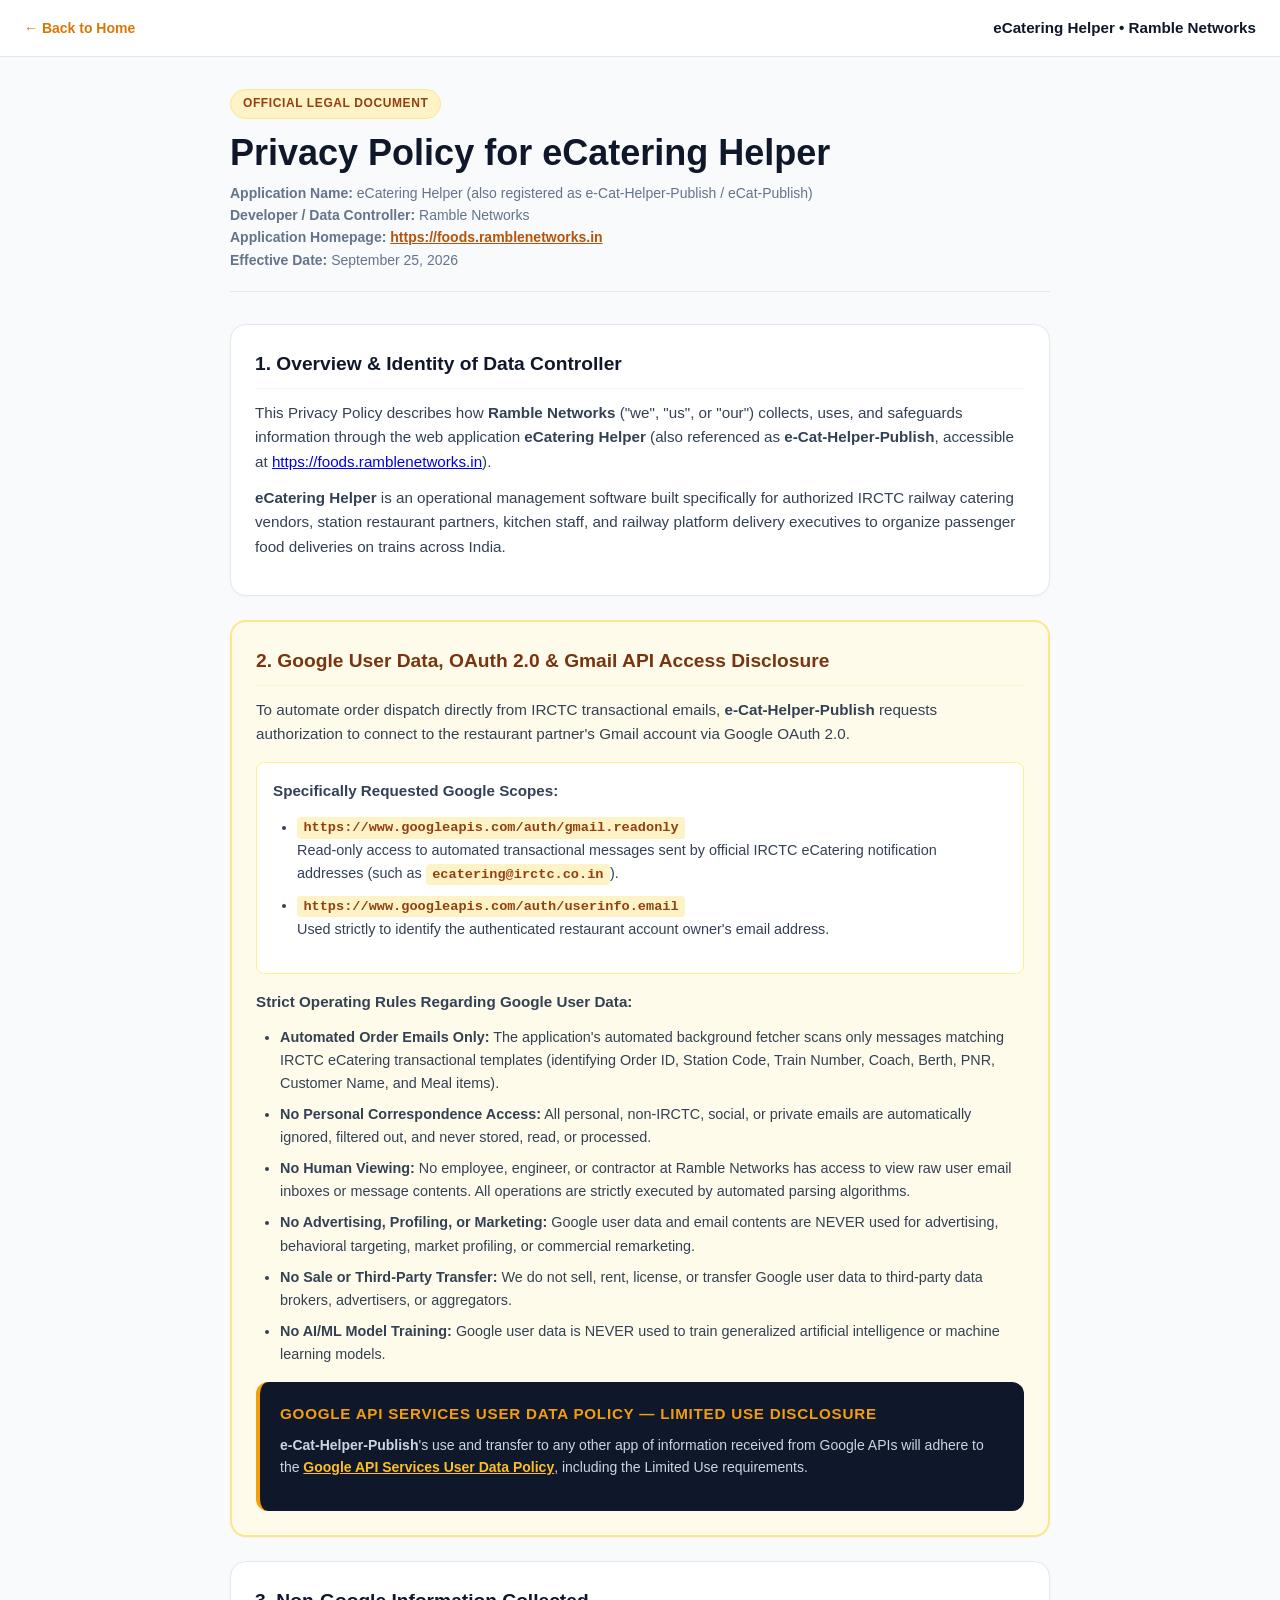
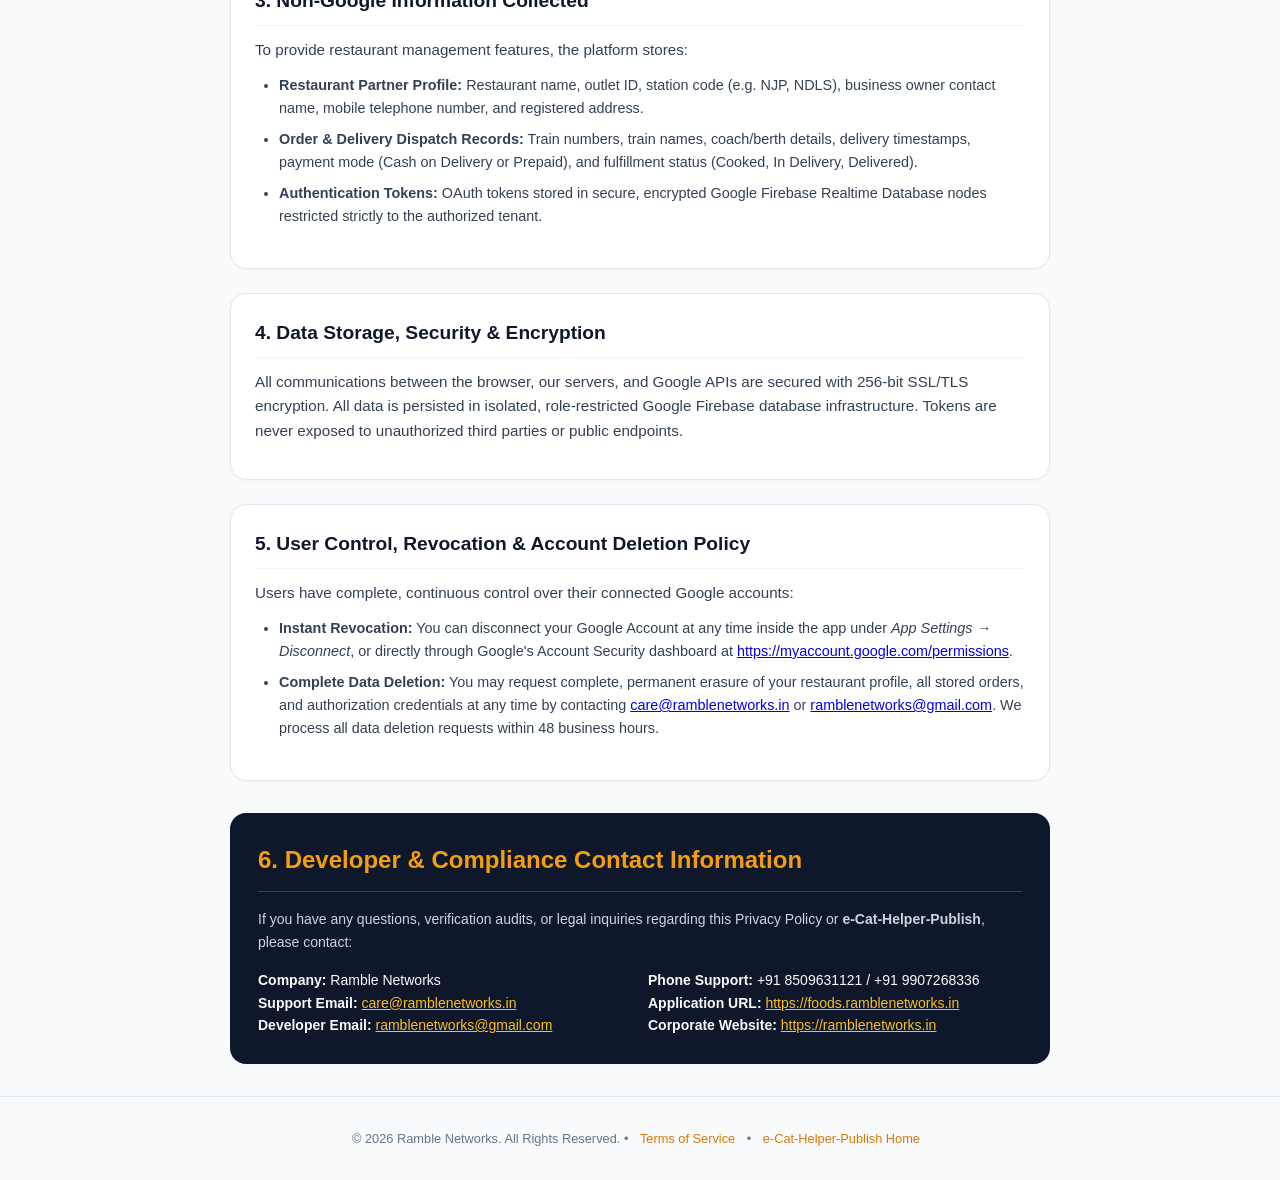
<file: privacy/index.html>
<!DOCTYPE html>
<html lang="en">
<head>
  <meta charset="UTF-8">
  <meta name="viewport" content="width=device-width, initial-scale=1.0">
  <title>Privacy Policy - eCatering Helper | Ramble Networks</title>
  <meta name="description" content="Official Privacy Policy for eCatering Helper (also registered as e-Cat-Helper-Publish / eCat-Publish) operated by Ramble Networks. Details Google OAuth 2.0 Gmail read-only scope usage, data protection, and Limited Use policy compliance.">
  <link rel="icon" type="image/svg+xml" href="/icon.svg" />
  <style>
    :root {
      --primary: #d97706;
      --primary-dark: #b45309;
      --bg: #f8fafc;
      --card-bg: #ffffff;
      --text: #1e293b;
      --text-muted: #64748b;
      --border: #e2e8f0;
      --highlight: #fef3c7;
      --highlight-border: #fcd34d;
    }
    * { box-sizing: border-box; margin: 0; padding: 0; }
    body {
      font-family: -apple-system, BlinkMacSystemFont, "Segoe UI", Roboto, Helvetica, Arial, sans-serif;
      background-color: var(--bg);
      color: var(--text);
      line-height: 1.6;
      padding: 0;
    }
    header {
      background: #ffffff;
      border-bottom: 1px solid var(--border);
      padding: 1rem 1.5rem;
      display: flex;
      justify-content: space-between;
      align-items: center;
      position: sticky;
      top: 0;
      z-index: 10;
    }
    header a {
      color: var(--primary);
      text-decoration: none;
      font-weight: 700;
      font-size: 0.875rem;
    }
    header .brand {
      font-weight: 900;
      font-size: 0.95rem;
      color: #0f172a;
    }
    main {
      max-width: 860px;
      margin: 2rem auto;
      padding: 0 1.25rem;
    }
    .badge {
      display: inline-block;
      background: #fef3c7;
      color: #92400e;
      font-weight: 800;
      font-size: 0.75rem;
      padding: 0.25rem 0.75rem;
      border-radius: 9999px;
      text-transform: uppercase;
      letter-spacing: 0.05em;
      margin-bottom: 0.75rem;
      border: 1px solid #fde68a;
    }
    h1 {
      font-size: 2.25rem;
      font-weight: 900;
      color: #0f172a;
      line-height: 1.2;
      margin-bottom: 0.5rem;
    }
    .meta {
      font-size: 0.875rem;
      color: var(--text-muted);
      margin-bottom: 2rem;
      border-bottom: 1px solid var(--border);
      padding-bottom: 1.25rem;
    }
    .section {
      background: var(--card-bg);
      border: 1px solid var(--border);
      border-radius: 1rem;
      padding: 1.5rem;
      margin-bottom: 1.5rem;
      box-shadow: 0 1px 3px rgba(0,0,0,0.03);
    }
    .section h2 {
      font-size: 1.2rem;
      font-weight: 800;
      color: #0f172a;
      margin-bottom: 0.75rem;
      border-bottom: 1px solid #f1f5f9;
      padding-bottom: 0.5rem;
    }
    .section p {
      margin-bottom: 0.75rem;
      font-size: 0.95rem;
      color: #334155;
    }
    .google-card {
      background: #fffbeb;
      border: 2px solid #fde68a;
    }
    .google-card h2 {
      color: #78350f;
      border-bottom-color: #fef3c7;
    }
    .scope-box {
      background: #ffffff;
      border: 1px solid #fef08a;
      border-radius: 0.5rem;
      padding: 1rem;
      margin: 1rem 0;
    }
    .scope-box code {
      background: #fef3c7;
      color: #92400e;
      padding: 0.2rem 0.4rem;
      border-radius: 0.25rem;
      font-size: 0.85rem;
      font-family: monospace;
      font-weight: 700;
    }
    ul {
      margin-left: 1.5rem;
      margin-bottom: 1rem;
    }
    li {
      margin-bottom: 0.5rem;
      font-size: 0.9rem;
      color: #334155;
    }
    .limited-use {
      background: #0f172a;
      color: #f8fafc;
      border-radius: 0.75rem;
      padding: 1.25rem;
      margin-top: 1rem;
      border-left: 4px solid #f59e0b;
    }
    .limited-use h3 {
      color: #f59e0b;
      font-size: 0.95rem;
      font-weight: 800;
      margin-bottom: 0.5rem;
      text-transform: uppercase;
      letter-spacing: 0.05em;
    }
    .limited-use p {
      color: #cbd5e1;
      font-size: 0.875rem;
    }
    .limited-use a {
      color: #fbbf24;
      text-decoration: underline;
      font-weight: 700;
    }
    .contact-box {
      background: #0f172a;
      color: #f8fafc;
      border-radius: 1rem;
      padding: 1.75rem;
      margin-top: 2rem;
    }
    .contact-box h2 {
      color: #f59e0b;
      border-bottom: 1px solid #334155;
      padding-bottom: 0.75rem;
      margin-bottom: 1rem;
    }
    .contact-grid {
      display: grid;
      grid-template-columns: repeat(auto-fit, minmax(280px, 1fr));
      gap: 1rem;
      font-size: 0.875rem;
    }
    .contact-grid a {
      color: #fbbf24;
      text-decoration: underline;
    }
    footer {
      text-align: center;
      padding: 2rem 1rem;
      font-size: 0.8rem;
      color: var(--text-muted);
      border-top: 1px solid var(--border);
    }
    footer a {
      color: var(--primary);
      text-decoration: none;
      margin: 0 0.5rem;
    }
  </style>
</head>
<body>

  <header>
    <a href="/">← Back to Home</a>
    <div class="brand">eCatering Helper • Ramble Networks</div>
  </header>

  <main>
    <div class="badge">Official Legal Document</div>
    <h1>Privacy Policy for eCatering Helper</h1>
    <div class="meta">
      <strong>Application Name:</strong> eCatering Helper (also registered as e-Cat-Helper-Publish / eCat-Publish)<br>
      <strong>Developer / Data Controller:</strong> Ramble Networks<br>
      <strong>Application Homepage:</strong> <a href="https://foods.ramblenetworks.in" style="color:#b45309; font-weight:700;">https://foods.ramblenetworks.in</a><br>
      <strong>Effective Date:</strong> September 25, 2026
    </div>

    <!-- Section 1 -->
    <div class="section">
      <h2>1. Overview & Identity of Data Controller</h2>
      <p>
        This Privacy Policy describes how <strong>Ramble Networks</strong> ("we", "us", or "our") collects, uses, and safeguards information through the web application <strong>eCatering Helper</strong> (also referenced as <strong>e-Cat-Helper-Publish</strong>, accessible at <a href="https://foods.ramblenetworks.in">https://foods.ramblenetworks.in</a>).
      </p>
      <p>
        <strong>eCatering Helper</strong> is an operational management software built specifically for authorized IRCTC railway catering vendors, station restaurant partners, kitchen staff, and railway platform delivery executives to organize passenger food deliveries on trains across India.
      </p>
    </div>

    <!-- Section 2: Google OAuth & Gmail API (Mandatory for Google Verification) -->
    <div class="section google-card">
      <h2>2. Google User Data, OAuth 2.0 & Gmail API Access Disclosure</h2>
      <p>
        To automate order dispatch directly from IRCTC transactional emails, <strong>e-Cat-Helper-Publish</strong> requests authorization to connect to the restaurant partner's Gmail account via Google OAuth 2.0.
      </p>

      <div class="scope-box">
        <p><strong>Specifically Requested Google Scopes:</strong></p>
        <ul>
          <li>
            <code>https://www.googleapis.com/auth/gmail.readonly</code><br>
            Read-only access to automated transactional messages sent by official IRCTC eCatering notification addresses (such as <code>ecatering@irctc.co.in</code>).
          </li>
          <li>
            <code>https://www.googleapis.com/auth/userinfo.email</code><br>
            Used strictly to identify the authenticated restaurant account owner's email address.
          </li>
        </ul>
      </div>

      <p><strong>Strict Operating Rules Regarding Google User Data:</strong></p>
      <ul>
        <li><strong>Automated Order Emails Only:</strong> The application's automated background fetcher scans only messages matching IRCTC eCatering transactional templates (identifying Order ID, Station Code, Train Number, Coach, Berth, PNR, Customer Name, and Meal items).</li>
        <li><strong>No Personal Correspondence Access:</strong> All personal, non-IRCTC, social, or private emails are automatically ignored, filtered out, and never stored, read, or processed.</li>
        <li><strong>No Human Viewing:</strong> No employee, engineer, or contractor at Ramble Networks has access to view raw user email inboxes or message contents. All operations are strictly executed by automated parsing algorithms.</li>
        <li><strong>No Advertising, Profiling, or Marketing:</strong> Google user data and email contents are NEVER used for advertising, behavioral targeting, market profiling, or commercial remarketing.</li>
        <li><strong>No Sale or Third-Party Transfer:</strong> We do not sell, rent, license, or transfer Google user data to third-party data brokers, advertisers, or aggregators.</li>
        <li><strong>No AI/ML Model Training:</strong> Google user data is NEVER used to train generalized artificial intelligence or machine learning models.</li>
      </ul>

      <!-- Google Limited Use Callout -->
      <div class="limited-use">
        <h3>Google API Services User Data Policy — Limited Use Disclosure</h3>
        <p>
          <strong>e-Cat-Helper-Publish</strong>'s use and transfer to any other app of information received from Google APIs will adhere to the <a href="https://developers.google.com/terms/api-services-user-data-policy" target="_blank" rel="noopener">Google API Services User Data Policy</a>, including the Limited Use requirements.
        </p>
      </div>
    </div>

    <!-- Section 3 -->
    <div class="section">
      <h2>3. Non-Google Information Collected</h2>
      <p>To provide restaurant management features, the platform stores:</p>
      <ul>
        <li><strong>Restaurant Partner Profile:</strong> Restaurant name, outlet ID, station code (e.g. NJP, NDLS), business owner contact name, mobile telephone number, and registered address.</li>
        <li><strong>Order & Delivery Dispatch Records:</strong> Train numbers, train names, coach/berth details, delivery timestamps, payment mode (Cash on Delivery or Prepaid), and fulfillment status (Cooked, In Delivery, Delivered).</li>
        <li><strong>Authentication Tokens:</strong> OAuth tokens stored in secure, encrypted Google Firebase Realtime Database nodes restricted strictly to the authorized tenant.</li>
      </ul>
    </div>

    <!-- Section 4 -->
    <div class="section">
      <h2>4. Data Storage, Security & Encryption</h2>
      <p>
        All communications between the browser, our servers, and Google APIs are secured with 256-bit SSL/TLS encryption. All data is persisted in isolated, role-restricted Google Firebase database infrastructure. Tokens are never exposed to unauthorized third parties or public endpoints.
      </p>
    </div>

    <!-- Section 5 -->
    <div class="section">
      <h2>5. User Control, Revocation & Account Deletion Policy</h2>
      <p>
        Users have complete, continuous control over their connected Google accounts:
      </p>
      <ul>
        <li>
          <strong>Instant Revocation:</strong> You can disconnect your Google Account at any time inside the app under <em>App Settings → Disconnect</em>, or directly through Google's Account Security dashboard at <a href="https://myaccount.google.com/permissions" target="_blank" rel="noopener">https://myaccount.google.com/permissions</a>.
        </li>
        <li>
          <strong>Complete Data Deletion:</strong> You may request complete, permanent erasure of your restaurant profile, all stored orders, and authorization credentials at any time by contacting <a href="mailto:care@ramblenetworks.in">care@ramblenetworks.in</a> or <a href="mailto:ramblenetworks@gmail.com">ramblenetworks@gmail.com</a>. We process all data deletion requests within 48 business hours.
        </li>
      </ul>
    </div>

    <!-- Section 6: Contact Box -->
    <div class="contact-box">
      <h2>6. Developer & Compliance Contact Information</h2>
      <p style="color: #cbd5e1; font-size: 0.875rem; margin-bottom: 1rem;">
        If you have any questions, verification audits, or legal inquiries regarding this Privacy Policy or <strong>e-Cat-Helper-Publish</strong>, please contact:
      </p>
      <div class="contact-grid">
        <div>
          <p><strong>Company:</strong> Ramble Networks</p>
          <p><strong>Support Email:</strong> <a href="mailto:care@ramblenetworks.in">care@ramblenetworks.in</a></p>
          <p><strong>Developer Email:</strong> <a href="mailto:ramblenetworks@gmail.com">ramblenetworks@gmail.com</a></p>
        </div>
        <div>
          <p><strong>Phone Support:</strong> +91 8509631121 / +91 9907268336</p>
          <p><strong>Application URL:</strong> <a href="https://foods.ramblenetworks.in">https://foods.ramblenetworks.in</a></p>
          <p><strong>Corporate Website:</strong> <a href="https://ramblenetworks.in">https://ramblenetworks.in</a></p>
        </div>
      </div>
    </div>
  </main>

  <footer>
    <p>© 2026 Ramble Networks. All Rights Reserved. • <a href="/terms">Terms of Service</a> • <a href="/">e-Cat-Helper-Publish Home</a></p>
  </footer>

</body>
</html>
</file>
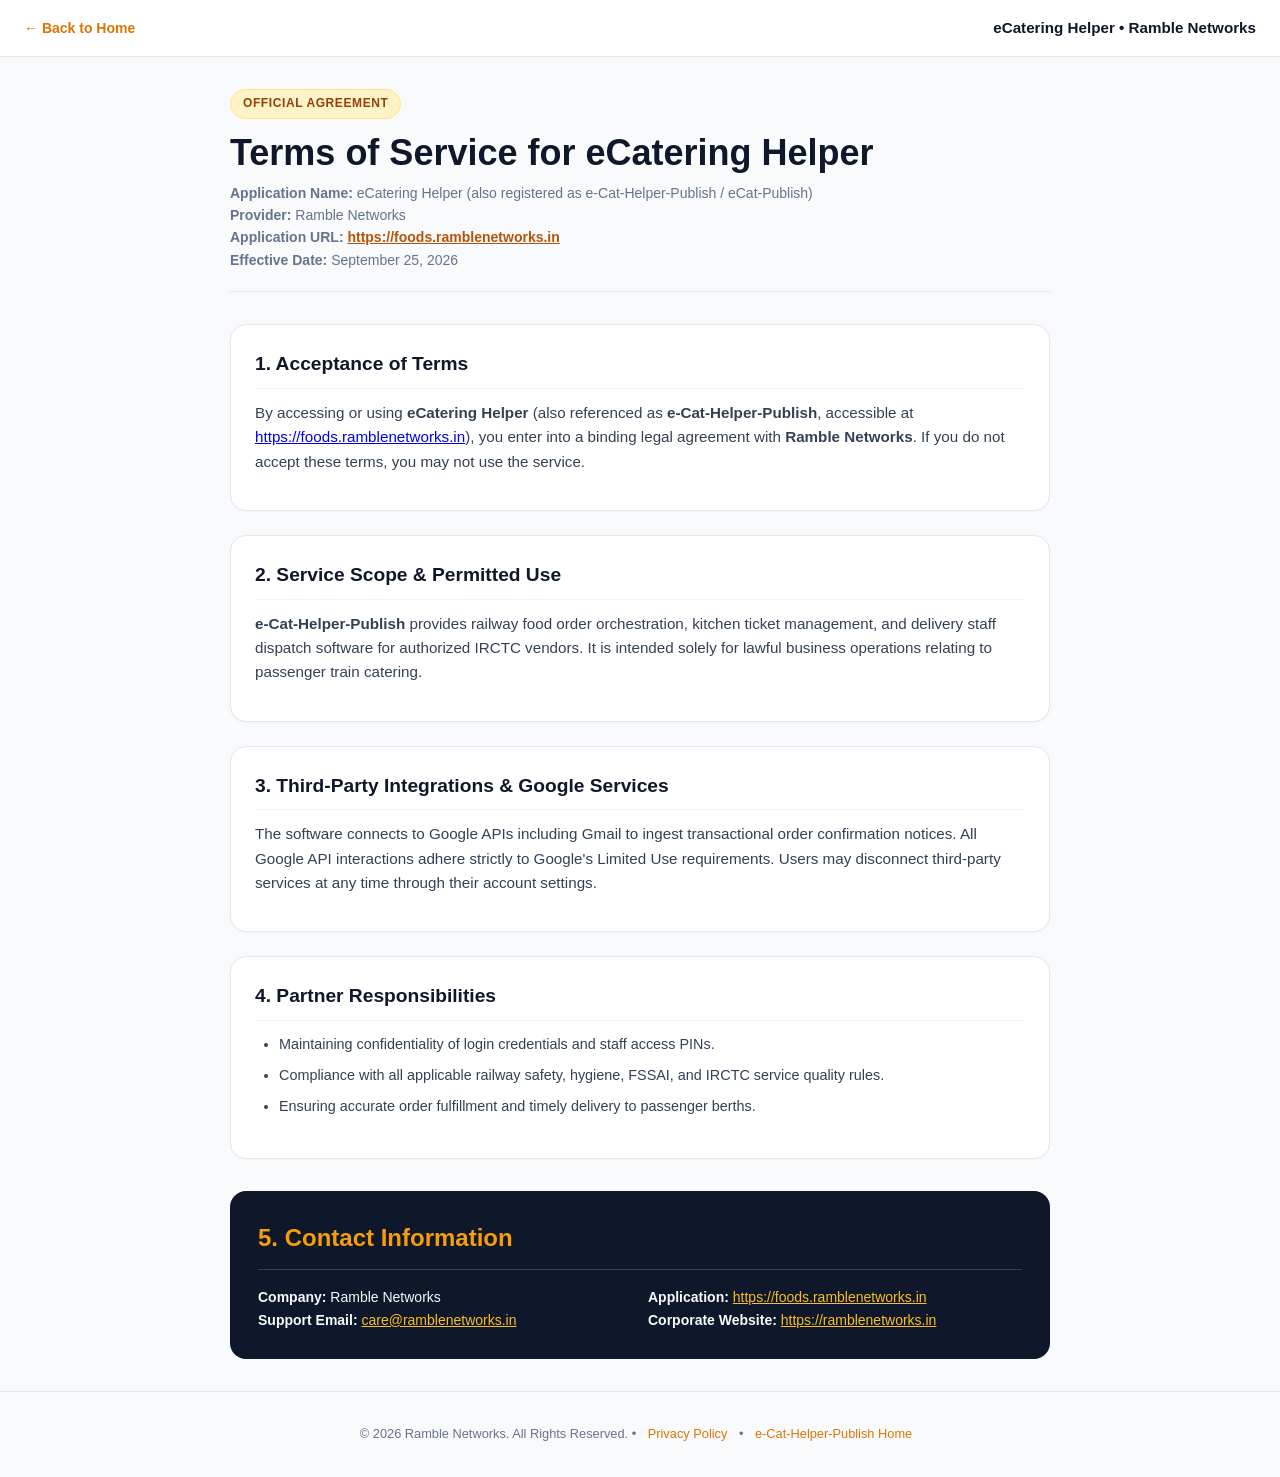
<file: terms/index.html>
<!DOCTYPE html>
<html lang="en">
<head>
  <meta charset="UTF-8">
  <meta name="viewport" content="width=device-width, initial-scale=1.0">
  <title>Terms of Service - eCatering Helper | Ramble Networks</title>
  <meta name="description" content="Official Terms of Service for eCatering Helper (also registered as e-Cat-Helper-Publish / eCat-Publish) operated by Ramble Networks.">
  <link rel="icon" type="image/svg+xml" href="/icon.svg" />
  <style>
    :root {
      --primary: #d97706;
      --bg: #f8fafc;
      --card-bg: #ffffff;
      --text: #1e293b;
      --text-muted: #64748b;
      --border: #e2e8f0;
    }
    * { box-sizing: border-box; margin: 0; padding: 0; }
    body {
      font-family: -apple-system, BlinkMacSystemFont, "Segoe UI", Roboto, Helvetica, Arial, sans-serif;
      background-color: var(--bg);
      color: var(--text);
      line-height: 1.6;
    }
    header {
      background: #ffffff;
      border-bottom: 1px solid var(--border);
      padding: 1rem 1.5rem;
      display: flex;
      justify-content: space-between;
      align-items: center;
      position: sticky;
      top: 0;
      z-index: 10;
    }
    header a {
      color: var(--primary);
      text-decoration: none;
      font-weight: 700;
      font-size: 0.875rem;
    }
    header .brand {
      font-weight: 900;
      font-size: 0.95rem;
      color: #0f172a;
    }
    main {
      max-width: 860px;
      margin: 2rem auto;
      padding: 0 1.25rem;
    }
    .badge {
      display: inline-block;
      background: #fef3c7;
      color: #92400e;
      font-weight: 800;
      font-size: 0.75rem;
      padding: 0.25rem 0.75rem;
      border-radius: 9999px;
      text-transform: uppercase;
      letter-spacing: 0.05em;
      margin-bottom: 0.75rem;
      border: 1px solid #fde68a;
    }
    h1 {
      font-size: 2.25rem;
      font-weight: 900;
      color: #0f172a;
      line-height: 1.2;
      margin-bottom: 0.5rem;
    }
    .meta {
      font-size: 0.875rem;
      color: var(--text-muted);
      margin-bottom: 2rem;
      border-bottom: 1px solid var(--border);
      padding-bottom: 1.25rem;
    }
    .section {
      background: var(--card-bg);
      border: 1px solid var(--border);
      border-radius: 1rem;
      padding: 1.5rem;
      margin-bottom: 1.5rem;
      box-shadow: 0 1px 3px rgba(0,0,0,0.03);
    }
    .section h2 {
      font-size: 1.2rem;
      font-weight: 800;
      color: #0f172a;
      margin-bottom: 0.75rem;
      border-bottom: 1px solid #f1f5f9;
      padding-bottom: 0.5rem;
    }
    .section p {
      margin-bottom: 0.75rem;
      font-size: 0.95rem;
      color: #334155;
    }
    ul {
      margin-left: 1.5rem;
      margin-bottom: 1rem;
    }
    li {
      margin-bottom: 0.5rem;
      font-size: 0.9rem;
      color: #334155;
    }
    .contact-box {
      background: #0f172a;
      color: #f8fafc;
      border-radius: 1rem;
      padding: 1.75rem;
      margin-top: 2rem;
    }
    .contact-box h2 {
      color: #f59e0b;
      border-bottom: 1px solid #334155;
      padding-bottom: 0.75rem;
      margin-bottom: 1rem;
    }
    .contact-grid {
      display: grid;
      grid-template-columns: repeat(auto-fit, minmax(280px, 1fr));
      gap: 1rem;
      font-size: 0.875rem;
    }
    .contact-grid a {
      color: #fbbf24;
      text-decoration: underline;
    }
    footer {
      text-align: center;
      padding: 2rem 1rem;
      font-size: 0.8rem;
      color: var(--text-muted);
      border-top: 1px solid var(--border);
    }
    footer a {
      color: var(--primary);
      text-decoration: none;
      margin: 0 0.5rem;
    }
  </style>
</head>
<body>

  <header>
    <a href="/">← Back to Home</a>
    <div class="brand">eCatering Helper • Ramble Networks</div>
  </header>

  <main>
    <div class="badge">Official Agreement</div>
    <h1>Terms of Service for eCatering Helper</h1>
    <div class="meta">
      <strong>Application Name:</strong> eCatering Helper (also registered as e-Cat-Helper-Publish / eCat-Publish)<br>
      <strong>Provider:</strong> Ramble Networks<br>
      <strong>Application URL:</strong> <a href="https://foods.ramblenetworks.in" style="color:#b45309; font-weight:700;">https://foods.ramblenetworks.in</a><br>
      <strong>Effective Date:</strong> September 25, 2026
    </div>

    <div class="section">
      <h2>1. Acceptance of Terms</h2>
      <p>
        By accessing or using <strong>eCatering Helper</strong> (also referenced as <strong>e-Cat-Helper-Publish</strong>, accessible at <a href="https://foods.ramblenetworks.in">https://foods.ramblenetworks.in</a>), you enter into a binding legal agreement with <strong>Ramble Networks</strong>. If you do not accept these terms, you may not use the service.
      </p>
    </div>

    <div class="section">
      <h2>2. Service Scope & Permitted Use</h2>
      <p>
        <strong>e-Cat-Helper-Publish</strong> provides railway food order orchestration, kitchen ticket management, and delivery staff dispatch software for authorized IRCTC vendors. It is intended solely for lawful business operations relating to passenger train catering.
      </p>
    </div>

    <div class="section">
      <h2>3. Third-Party Integrations & Google Services</h2>
      <p>
        The software connects to Google APIs including Gmail to ingest transactional order confirmation notices. All Google API interactions adhere strictly to Google's Limited Use requirements. Users may disconnect third-party services at any time through their account settings.
      </p>
    </div>

    <div class="section">
      <h2>4. Partner Responsibilities</h2>
      <ul>
        <li>Maintaining confidentiality of login credentials and staff access PINs.</li>
        <li>Compliance with all applicable railway safety, hygiene, FSSAI, and IRCTC service quality rules.</li>
        <li>Ensuring accurate order fulfillment and timely delivery to passenger berths.</li>
      </ul>
    </div>

    <div class="contact-box">
      <h2>5. Contact Information</h2>
      <div class="contact-grid">
        <div>
          <p><strong>Company:</strong> Ramble Networks</p>
          <p><strong>Support Email:</strong> <a href="mailto:care@ramblenetworks.in">care@ramblenetworks.in</a></p>
        </div>
        <div>
          <p><strong>Application:</strong> <a href="https://foods.ramblenetworks.in">https://foods.ramblenetworks.in</a></p>
          <p><strong>Corporate Website:</strong> <a href="https://ramblenetworks.in">https://ramblenetworks.in</a></p>
        </div>
      </div>
    </div>
  </main>

  <footer>
    <p>© 2026 Ramble Networks. All Rights Reserved. • <a href="/privacy">Privacy Policy</a> • <a href="/">e-Cat-Helper-Publish Home</a></p>
  </footer>

</body>
</html>
</file>
